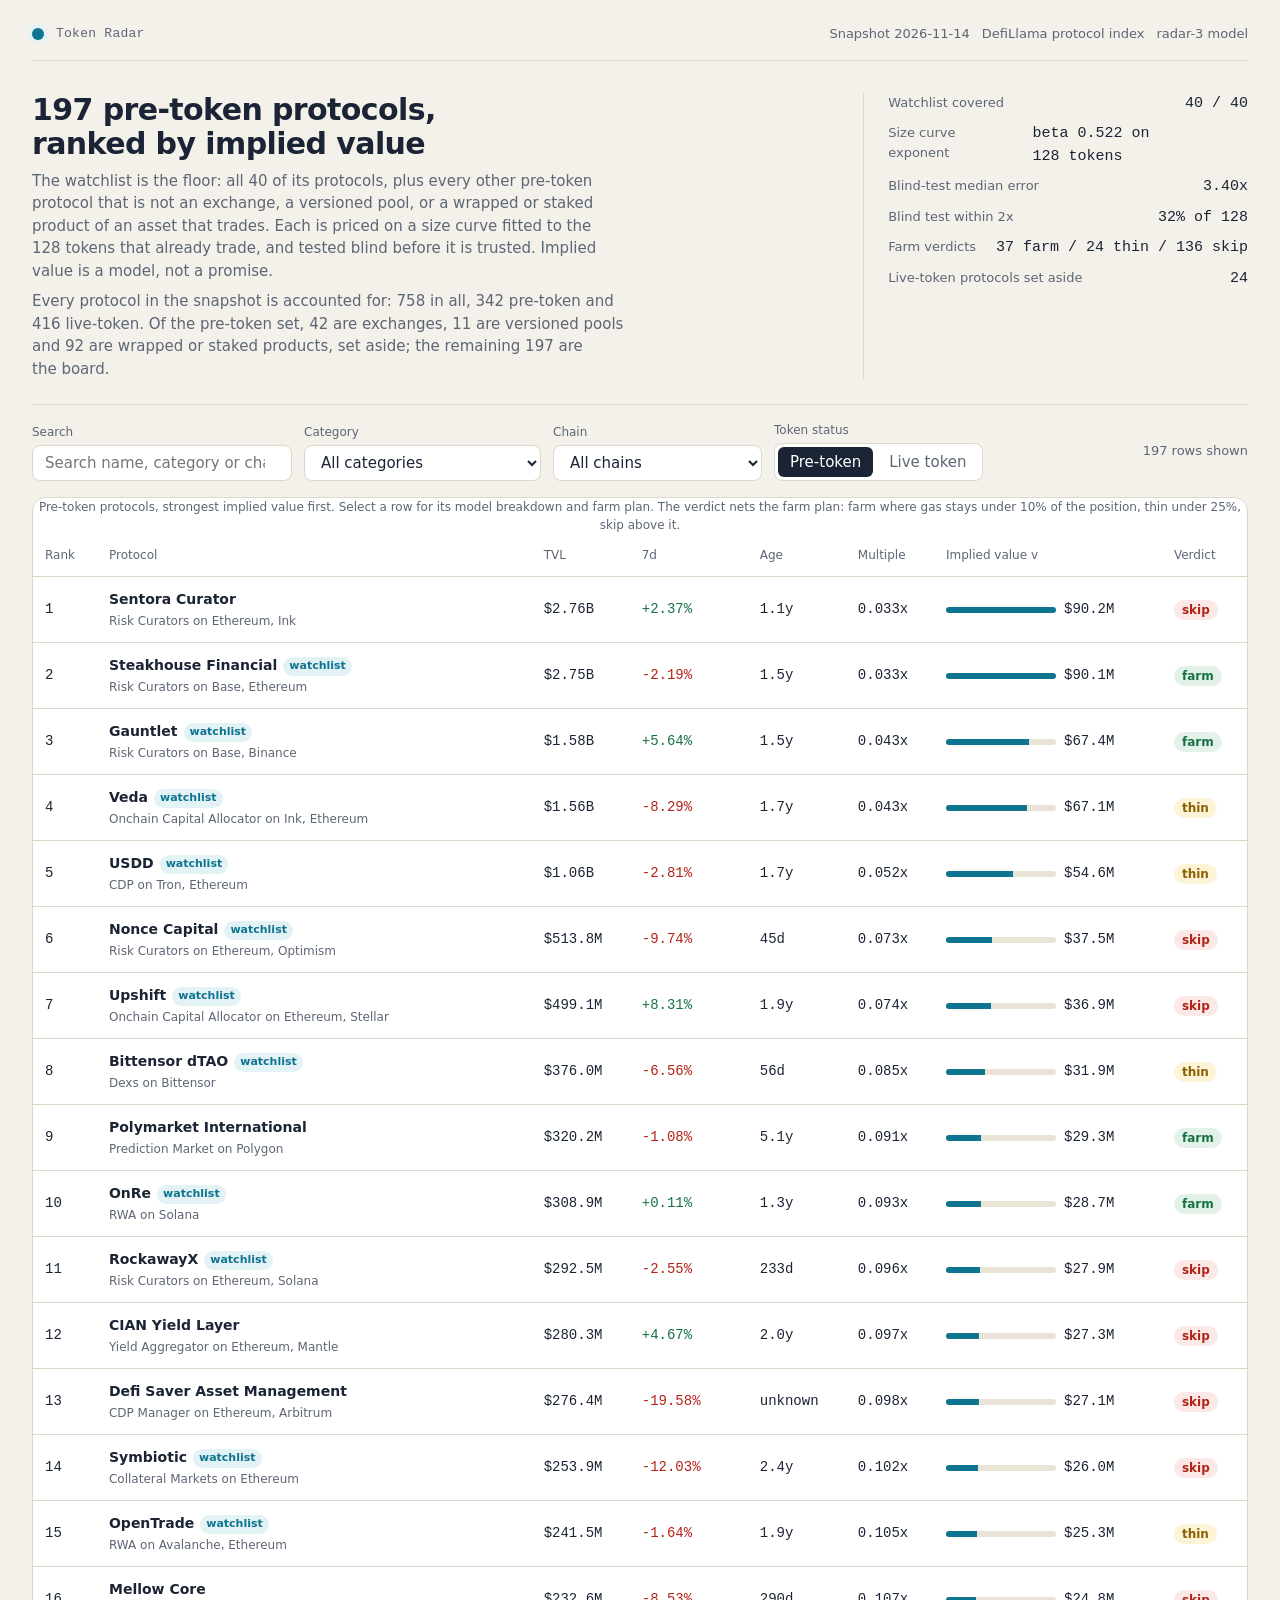
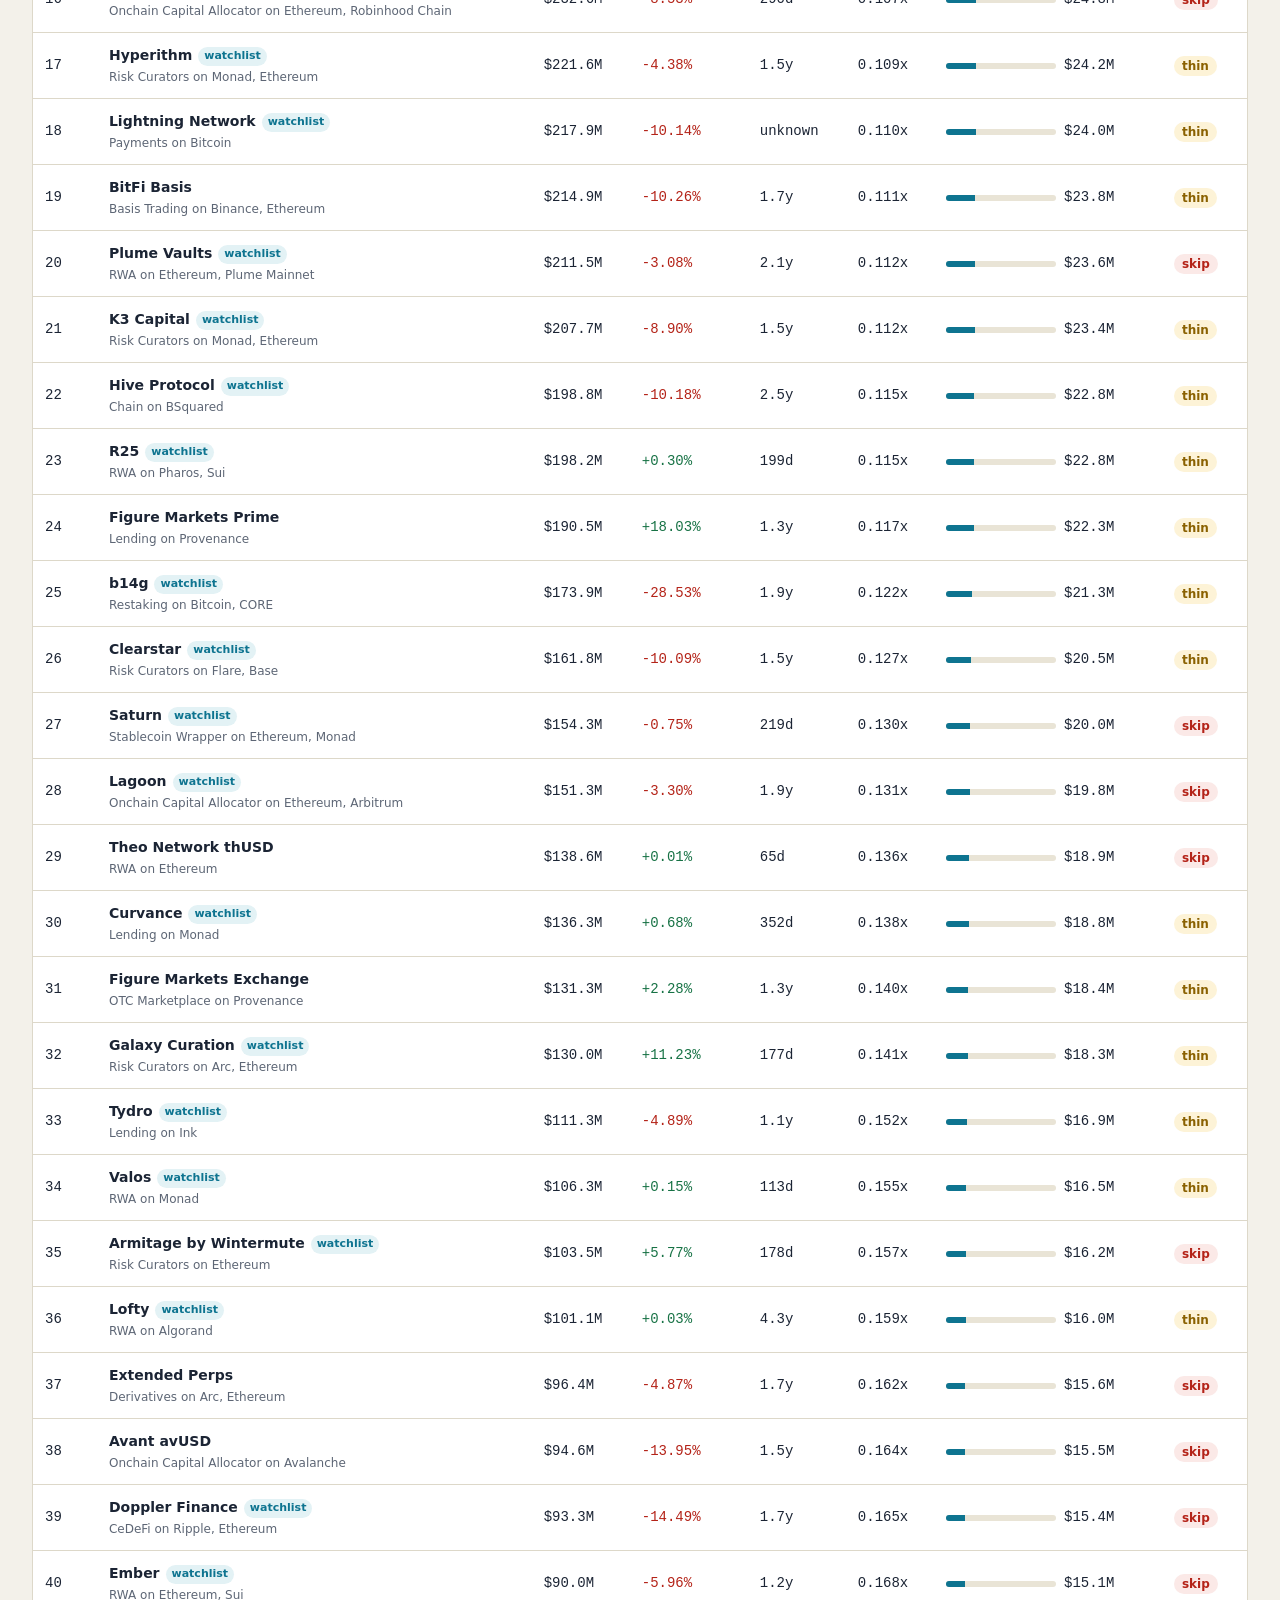
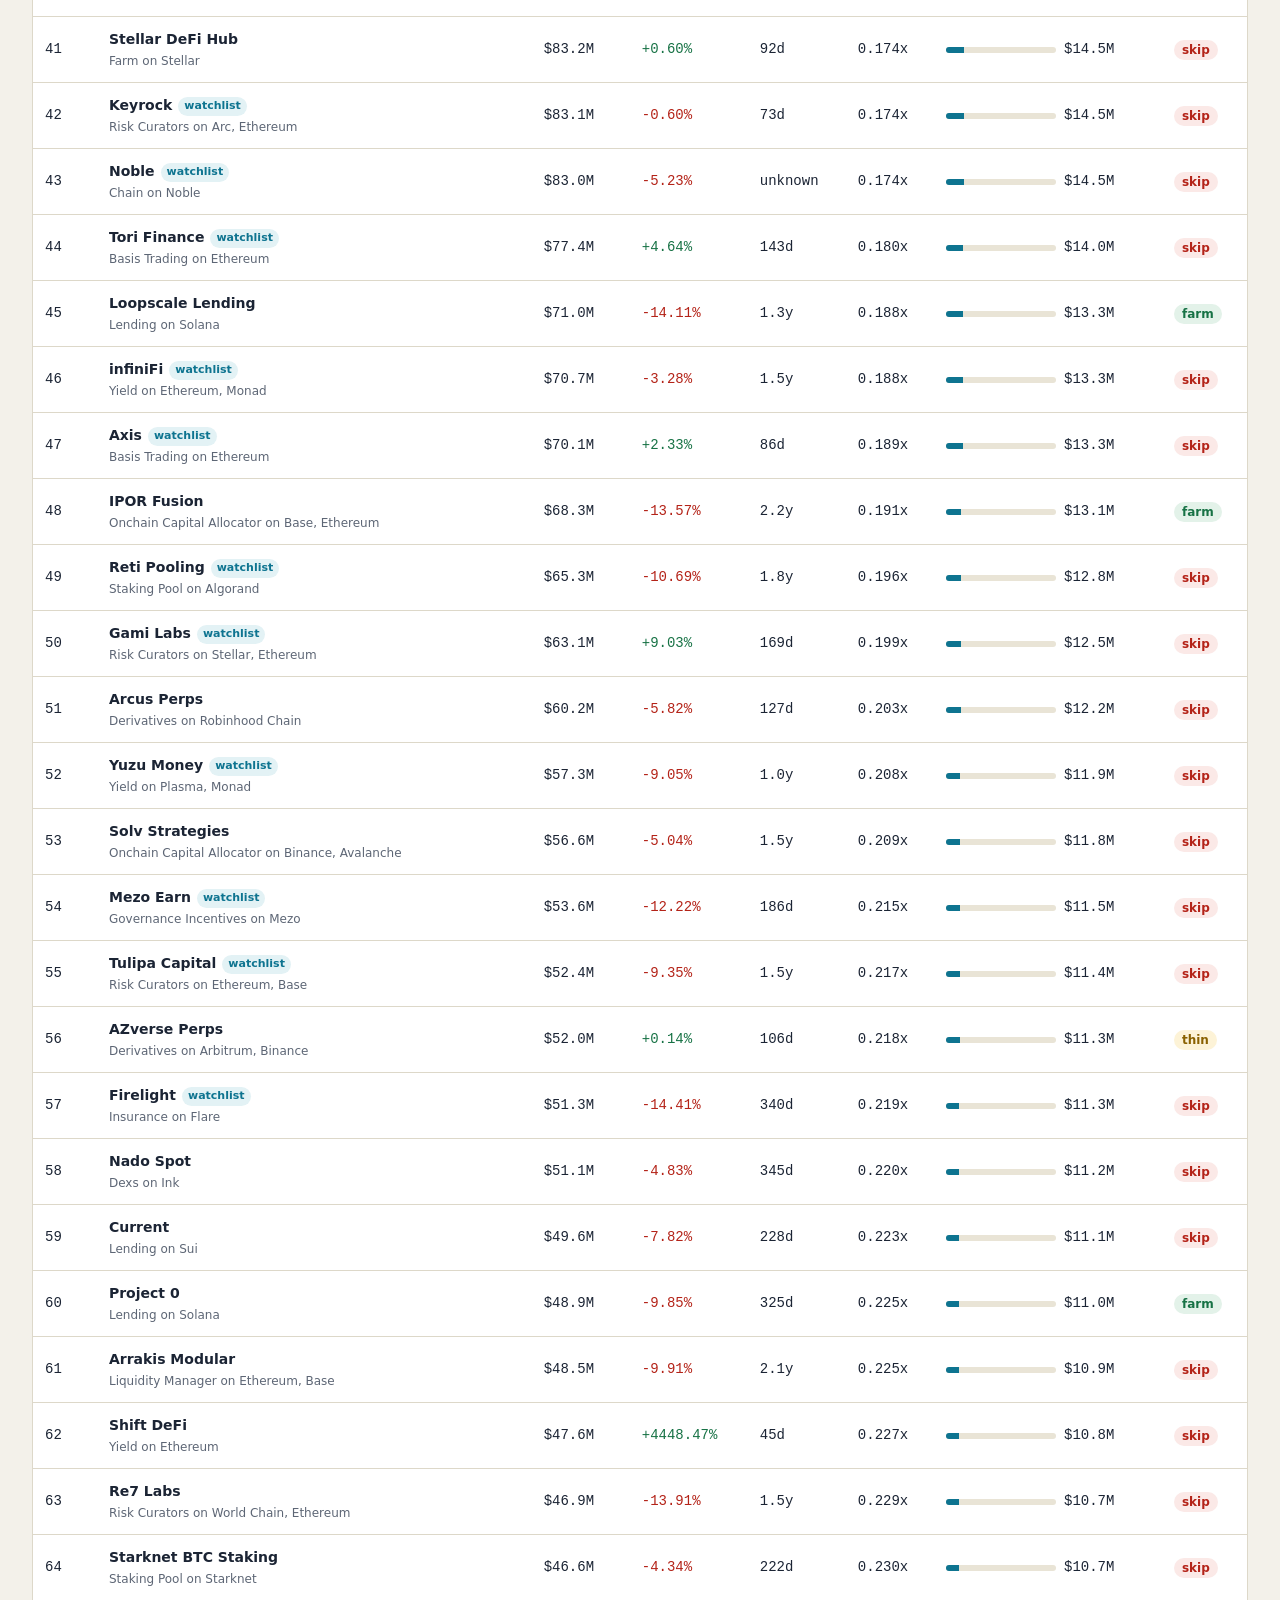
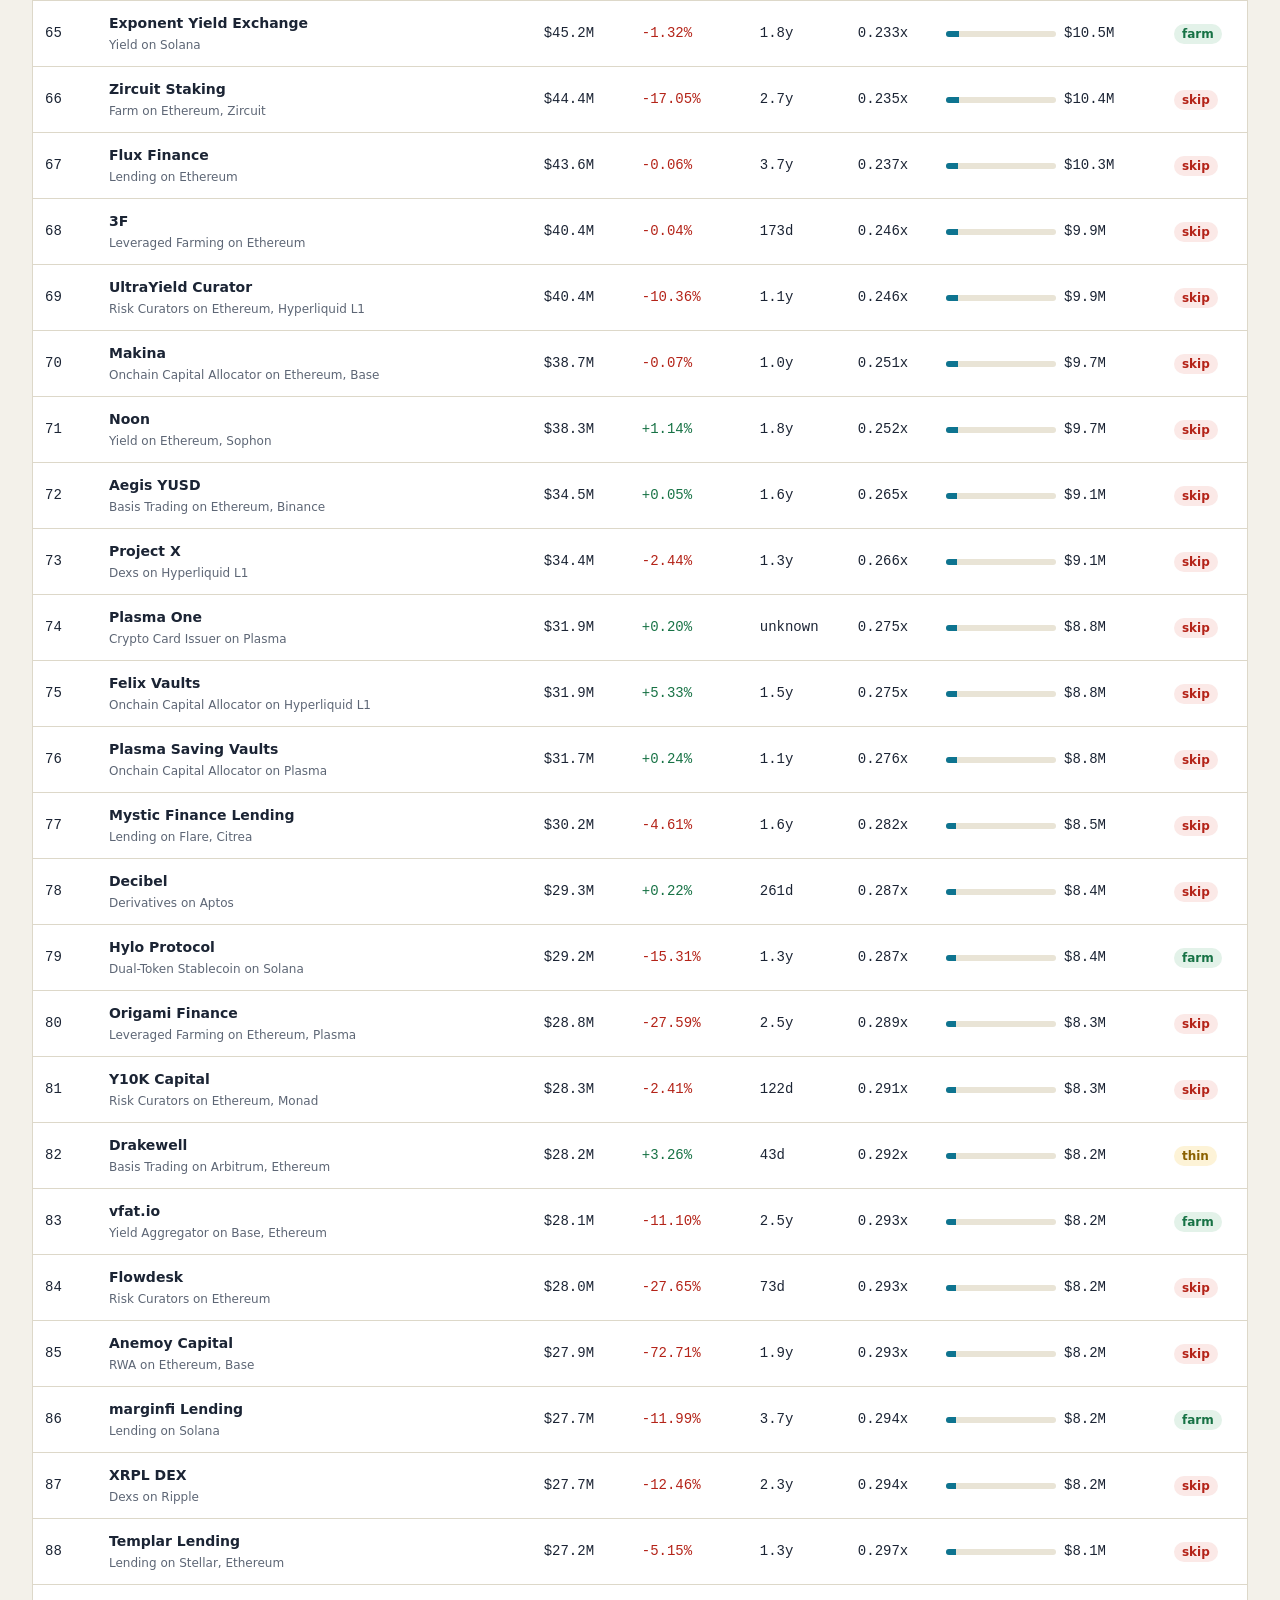
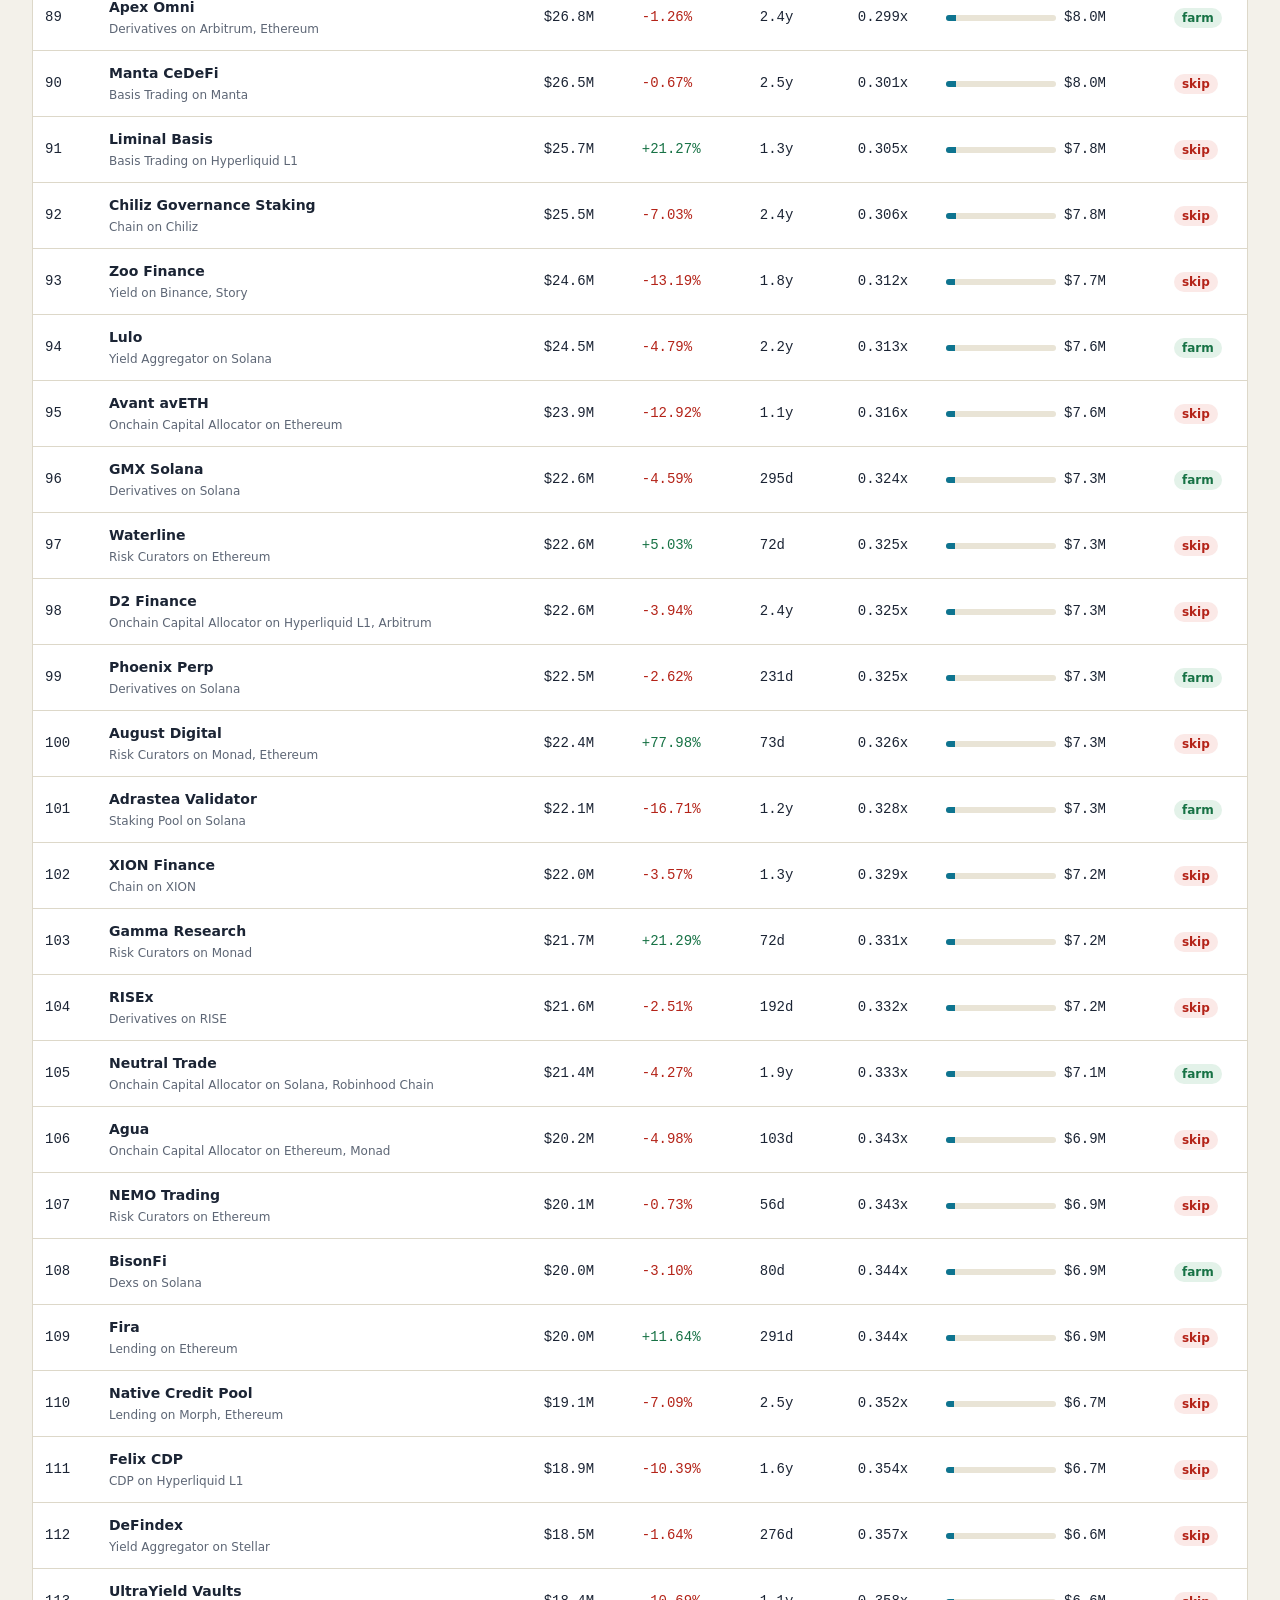
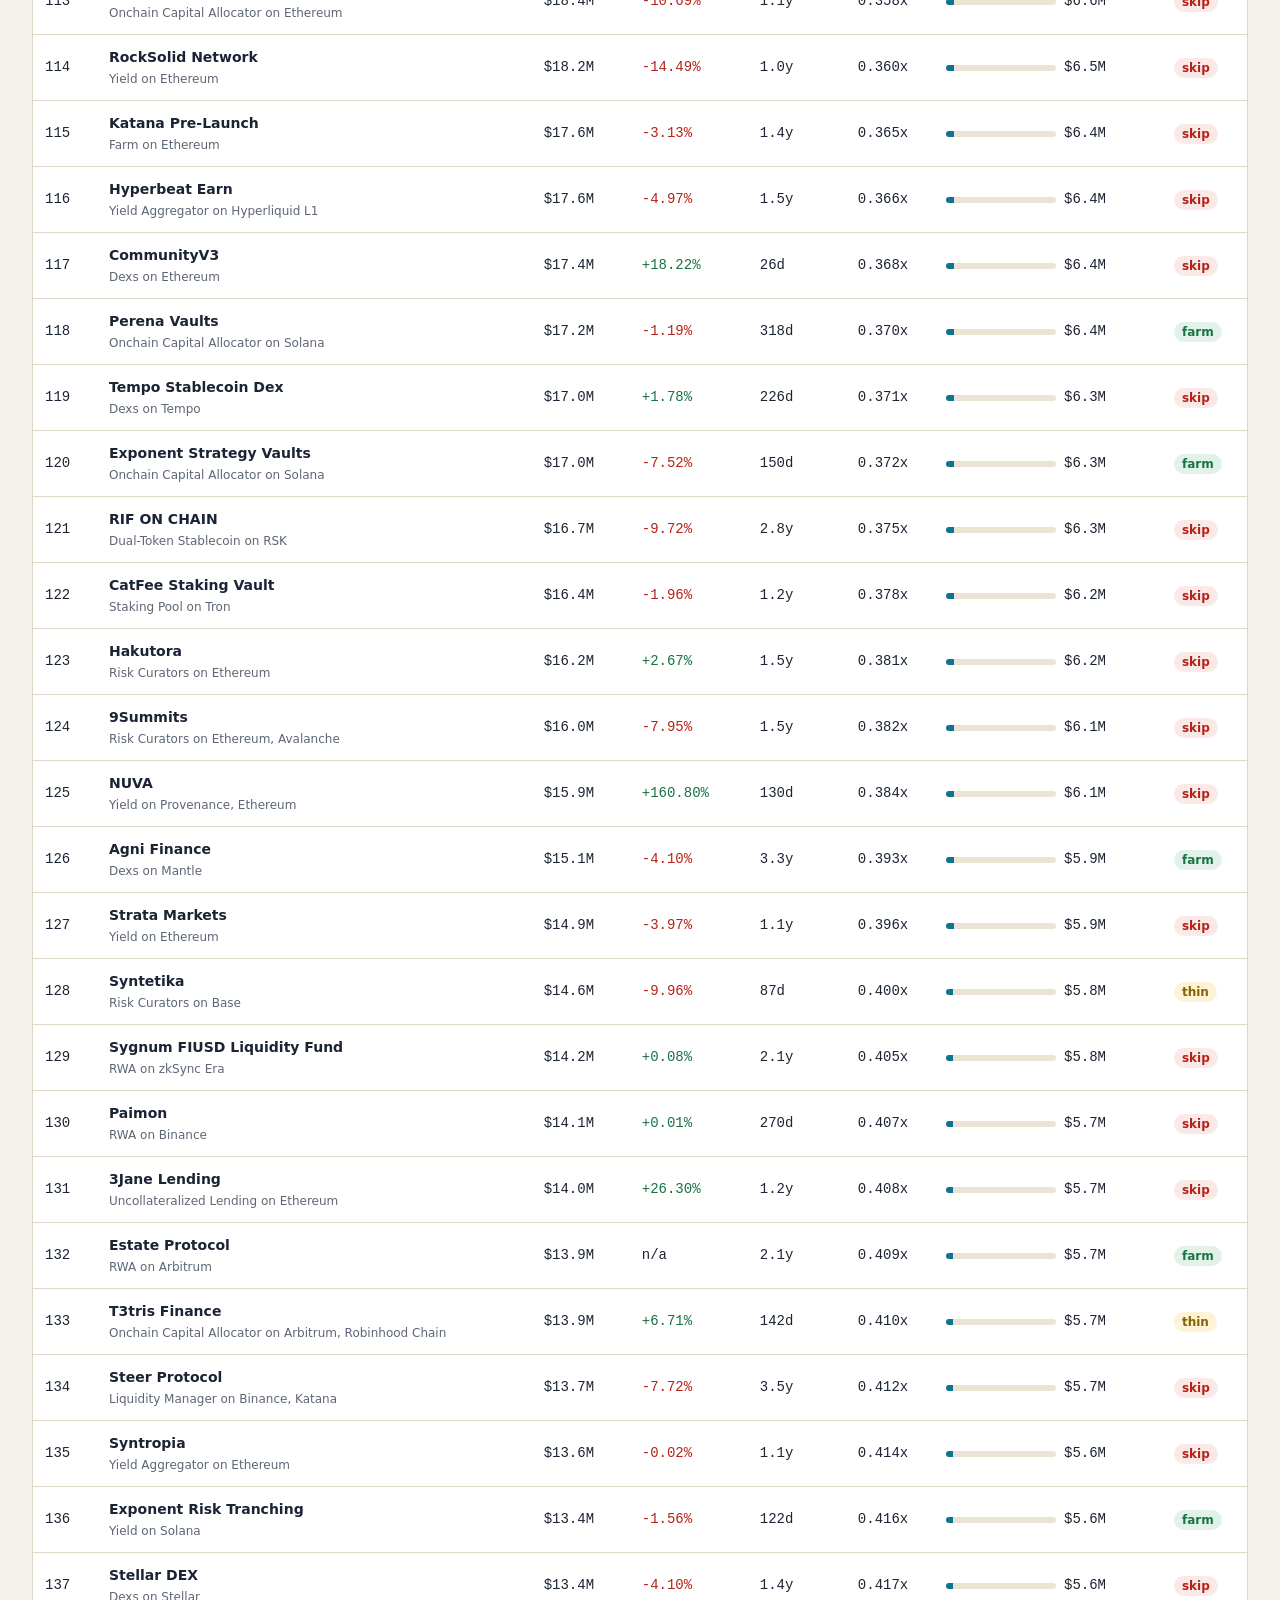
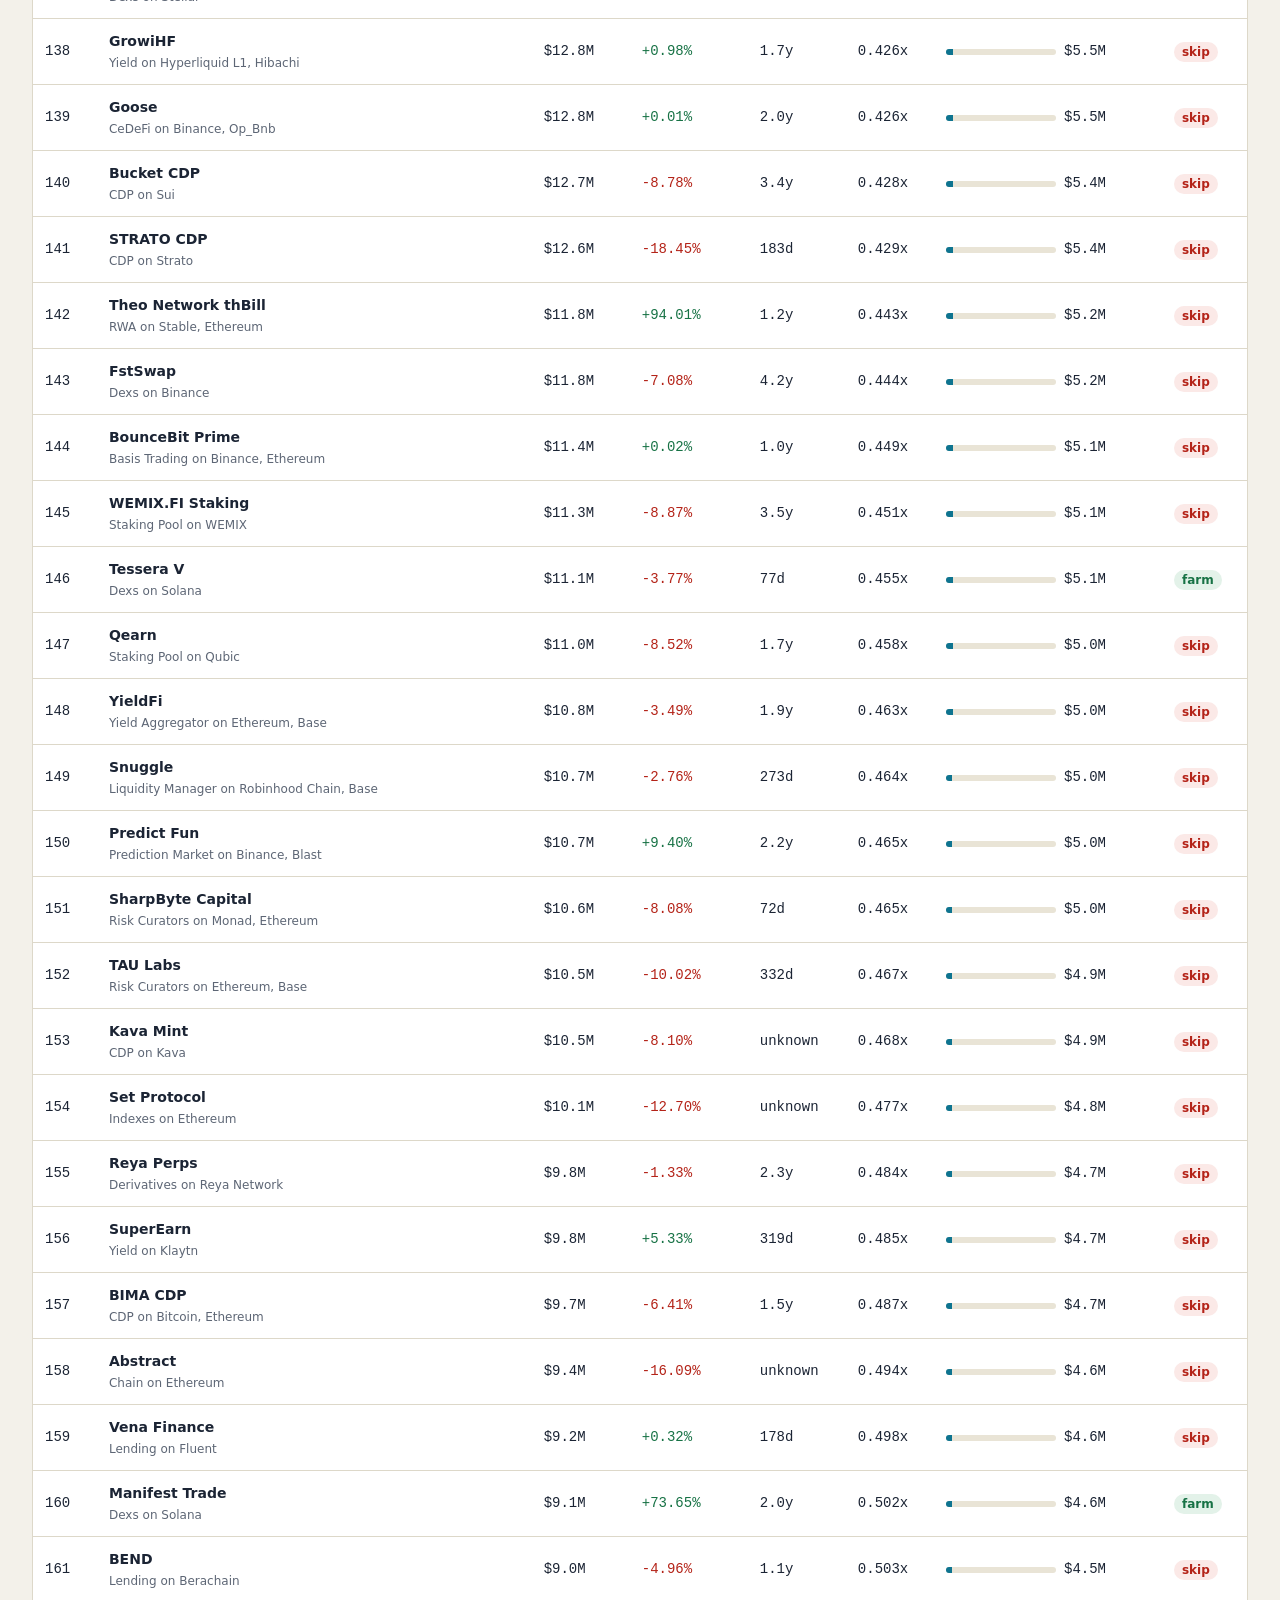
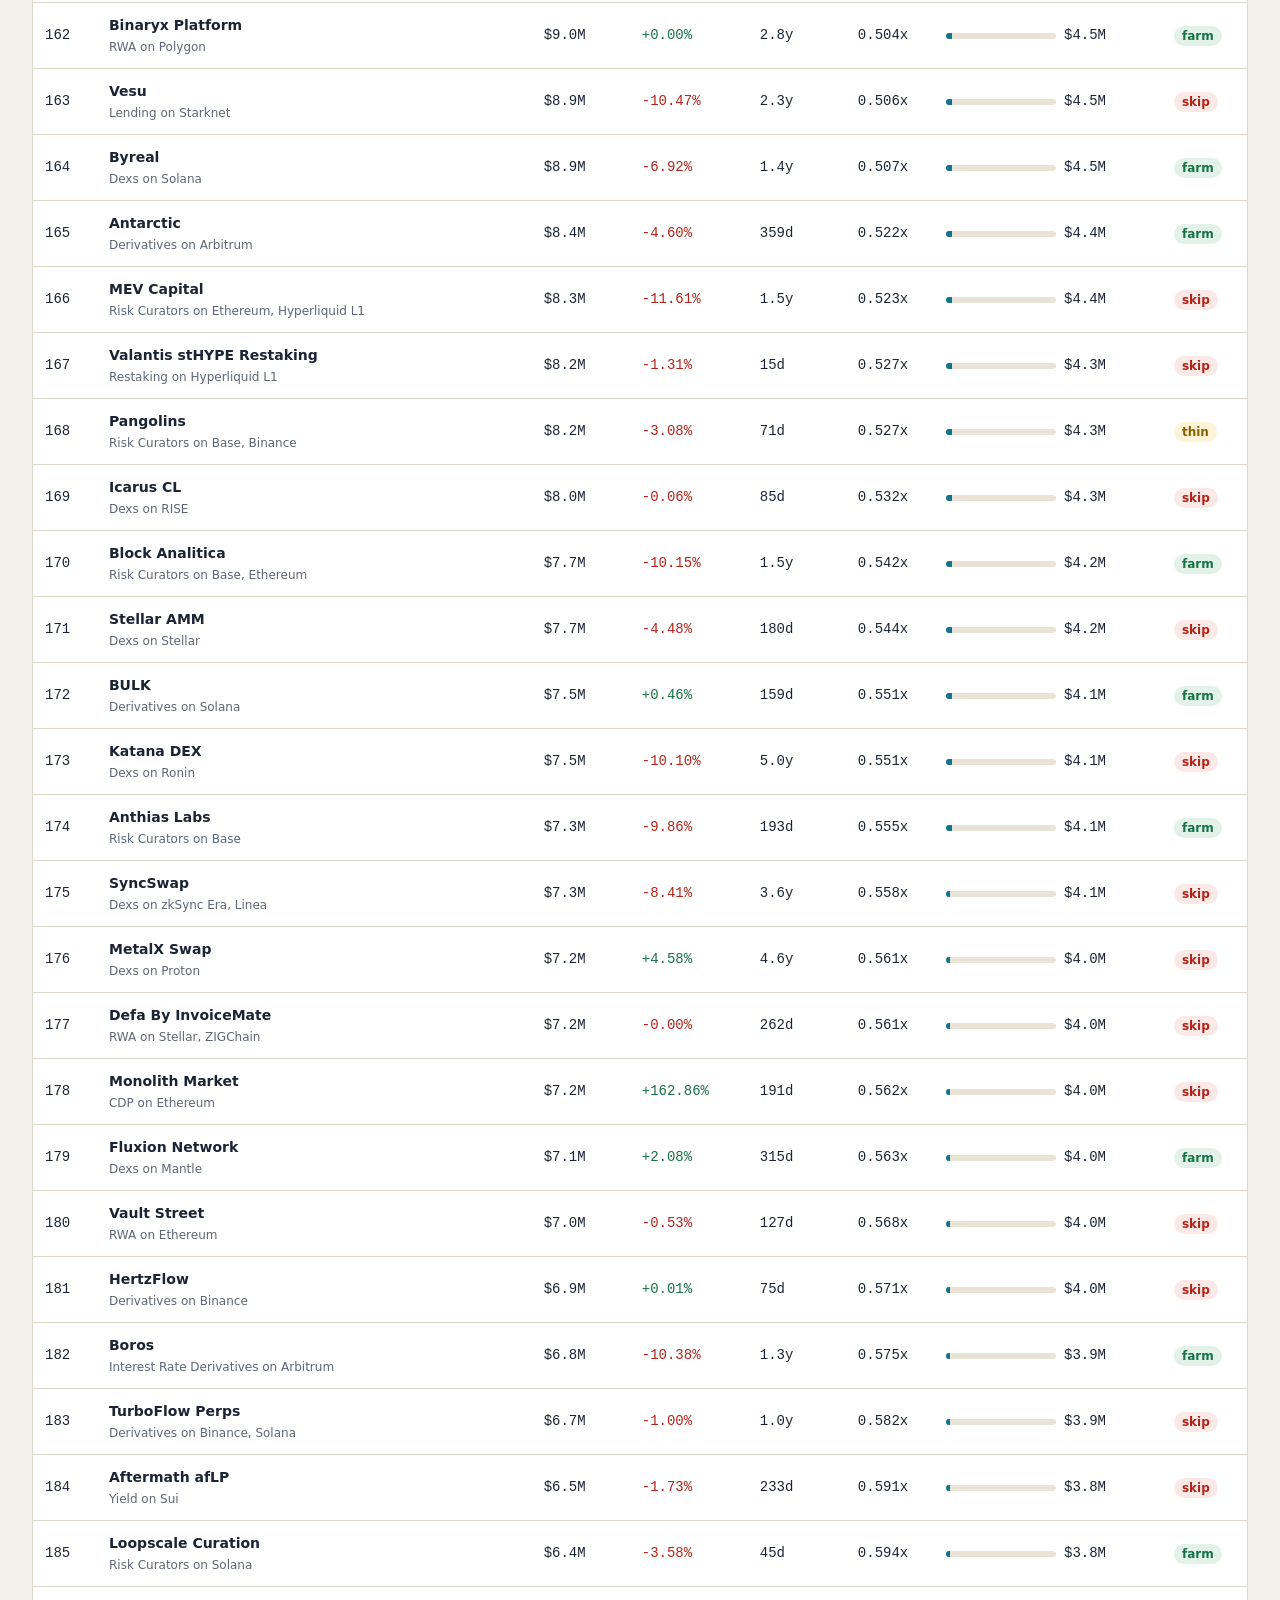
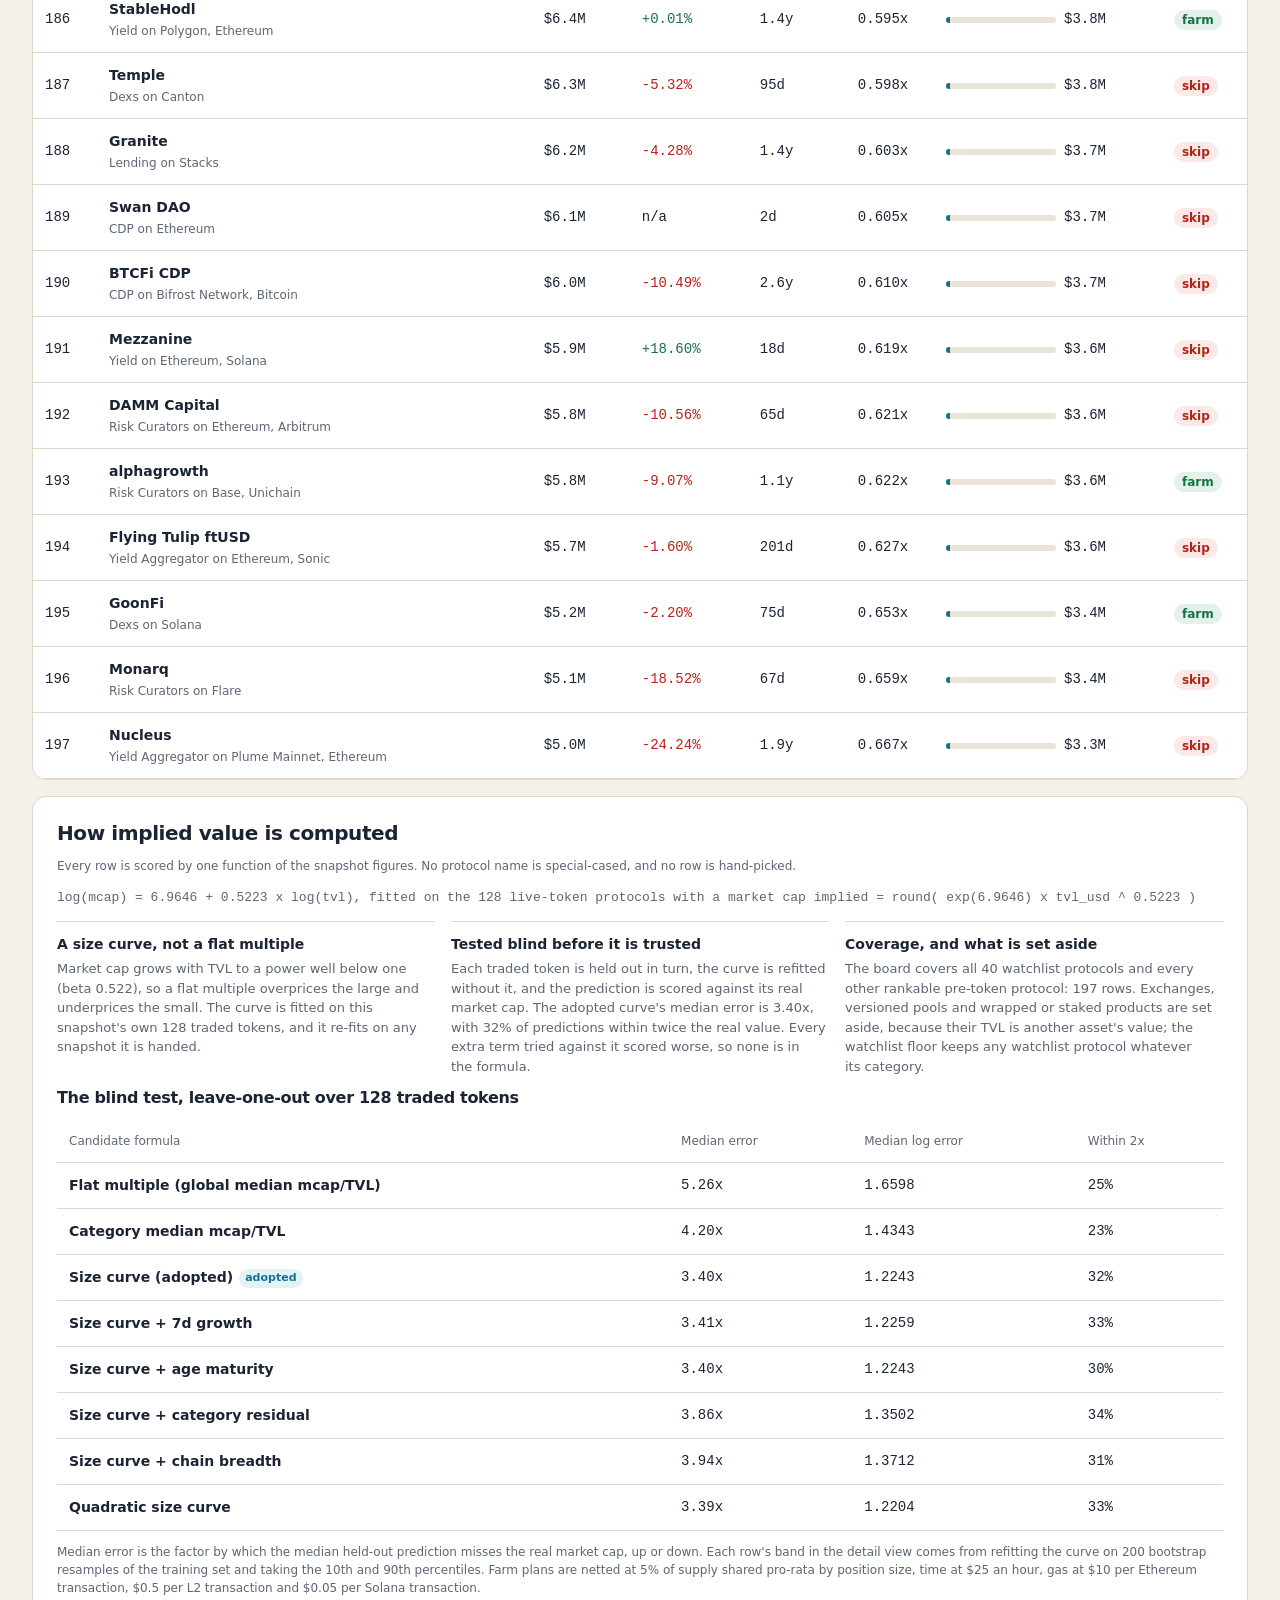
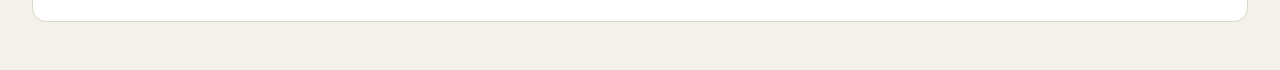
<file: dashboard/index.html>
<!doctype html>
<html lang="en">
<head>
<meta charset="utf-8">
<meta name="viewport" content="width=device-width, initial-scale=1">
<meta name="color-scheme" content="light">
<meta name="description" content="Token Radar: pre-token protocols ranked by implied value, priced on a size curve fitted to the tokens that already trade and tested blind, with a netted farm plan for each.">
<title>Token Radar: pre-token protocols ranked by implied value</title>
<link rel="stylesheet" href="app.css">
</head>
<body>
<a class="skip" href="#board">Skip to the board</a>
<main id="board" tabindex="-1" aria-busy="true"></main>
<noscript><p class="noscript">Token Radar needs JavaScript: the board is rendered from the snapshot data beside this page, with no network.</p></noscript>
<script src="../data.js"></script>
<script src="app.js"></script>
</body>
</html>
</file>
<file: dashboard/app.css>
/* Token Radar's theme. One palette: warm paper, navy ink, a single teal accent.
   Two radii, two families, and a spacing scale are the whole style; everything else is
   a hairline and a type step. */
:root {
  --canvas: #f3f1ea;
  --surface: #ffffff;
  --surface-warm: #faf8f2;
  --ink: #1b2434;
  --muted: #5d6675;
  --border: #ddd8c9;
  --accent: #0e7490;
  --accent-soft: #e3f2f5;
  --negative: #b42318;
  --negative-soft: #fbe9e7;
  --positive: #177245;
  --positive-soft: #e3f2e9;
  --amber: #8a6100;
  --amber-soft: #fdf3d7;
  --radius-control: 8px;
  --radius-panel: 14px;
  --font-body: system-ui, -apple-system, "Segoe UI", sans-serif;
  --font-num: ui-monospace, "SF Mono", Menlo, monospace;
  --step-1: 4px;
  --step-2: 8px;
  --step-3: 12px;
  --step-4: 16px;
  --step-5: 24px;
  --step-6: 32px;
  --step-7: 48px;
}

* { box-sizing: border-box; }
html { color-scheme: light; }
body {
  margin: 0;
  background: var(--canvas);
  color: var(--ink);
  font: 400 15px/1.5 var(--font-body);
  text-wrap: pretty;
}
h1, h2, h3 { margin: 0; letter-spacing: -0.02em; text-wrap: balance; }
h1 { font-size: 30px; line-height: 1.15; font-weight: 650; }
h2 { font-size: 20px; line-height: 1.2; font-weight: 650; }
h3 { font-size: 16px; line-height: 1.25; font-weight: 650; }
p { margin: 0; }
button, input, select { font: inherit; color: inherit; }
button { cursor: pointer; }
a { color: var(--accent); }
/* Scoped to the anchor: a bare .skip would also catch the verdict badge for a skip row. */
a.skip {
  position: absolute; left: -9999px; top: 0; padding: var(--step-2) var(--step-4);
  background: var(--surface); border: 1px solid var(--border); z-index: 20;
}
a.skip:focus { left: var(--step-4); top: var(--step-4); }
:focus-visible { outline: 2px solid var(--accent); outline-offset: 2px; }
.noscript { max-width: 720px; margin: var(--step-6) auto; padding: var(--step-4); text-align: center; color: var(--muted); }

.shell { max-width: 1320px; margin: 0 auto; padding: var(--step-5) var(--step-6) var(--step-7); }
.top {
  display: flex; align-items: flex-start; justify-content: space-between; gap: var(--step-5);
  padding-bottom: var(--step-4); border-bottom: 1px solid var(--border);
}
.brand { display: flex; align-items: center; gap: var(--step-3); }
.mark { width: 12px; height: 12px; border-radius: 50%; background: var(--accent); flex: none; box-shadow: 0 0 0 4px var(--accent-soft); }
.brand-name { font-family: var(--font-num); font-size: 13px; letter-spacing: 0.02em; color: var(--muted); }
.top-meta { display: flex; flex-wrap: wrap; gap: var(--step-3); justify-content: flex-end; color: var(--muted); font-size: 13px; }
.top-meta span { white-space: nowrap; }
.lede { display: grid; grid-template-columns: minmax(0, 1.35fr) minmax(280px, 0.65fr); gap: var(--step-6); padding: var(--step-6) 0 var(--step-5); }
.lede p { color: var(--muted); max-width: 62ch; margin-top: var(--step-2); }
.facts { display: grid; gap: var(--step-2); align-content: start; border-left: 1px solid var(--border); padding-left: var(--step-5); }
.fact { display: flex; align-items: baseline; justify-content: space-between; gap: var(--step-3); }
.fact b { font-family: var(--font-num); font-size: 15px; font-weight: 500; }
.fact span { color: var(--muted); font-size: 13px; }

.controls { display: flex; flex-wrap: wrap; align-items: end; gap: var(--step-3); padding: var(--step-4) 0; border-top: 1px solid var(--border); }
.field { display: grid; gap: var(--step-1); }
.field label { color: var(--muted); font-size: 12px; }
.field input, .field select {
  min-height: 36px; padding: 0 var(--step-3); border: 1px solid var(--border); border-radius: var(--radius-control);
  background: var(--surface); min-width: 160px;
}
.field input { min-width: 260px; }
.tabs { display: flex; gap: var(--step-1); padding: 3px; border: 1px solid var(--border); border-radius: var(--radius-control); background: var(--surface); }
.tabs button { min-height: 30px; padding: 0 var(--step-3); border: 0; border-radius: 6px; background: transparent; color: var(--muted); }
.tabs button[aria-pressed="true"] { background: var(--ink); color: var(--surface); }
.count { margin-left: auto; color: var(--muted); font-size: 13px; align-self: center; }

.panel { background: var(--surface); border: 1px solid var(--border); border-radius: var(--radius-panel); overflow: hidden; }
.table-wrap { overflow-x: auto; }
table { width: 100%; border-collapse: collapse; font-size: 14px; }
th, td { padding: var(--step-3) var(--step-3); border-bottom: 1px solid var(--border); text-align: left; vertical-align: middle; }
th { color: var(--muted); font-size: 12px; font-weight: 500; white-space: nowrap; position: sticky; top: 0; background: var(--surface); z-index: 1; }
th button { display: inline-flex; align-items: center; gap: var(--step-1); border: 0; background: none; padding: 0; color: inherit; font: inherit; }
th button:hover { color: var(--ink); }
tbody tr { cursor: pointer; }
tbody tr:hover { background: var(--surface-warm); }
tbody tr[data-selected="true"] { background: var(--accent-soft); }
.num { font-family: var(--font-num); font-variant-numeric: tabular-nums; white-space: nowrap; }
.name { display: grid; gap: 2px; }
.name b { font-weight: 600; }
.sub { color: var(--muted); font-size: 12px; }
.pos { color: var(--positive); }
.neg { color: var(--negative); }
.bar { width: 110px; height: 6px; border-radius: 3px; background: #e9e4d6; overflow: hidden; }
.bar i { display: block; height: 100%; background: var(--accent); }
.implied { display: flex; align-items: center; gap: var(--step-2); }
.status { display: inline-flex; align-items: center; gap: 6px; color: var(--muted); font-size: 12px; white-space: nowrap; }
.status::before { content: ""; width: 6px; height: 6px; border-radius: 50%; background: var(--accent); }
.status.live::before { background: var(--positive); }
.watch { display: inline-block; margin-left: 6px; padding: 1px 6px; border-radius: 999px; background: var(--accent-soft); color: var(--accent); font-size: 11px; font-weight: 600; vertical-align: 1px; white-space: nowrap; }
.verdict { display: inline-block; padding: 1px 8px; border-radius: 999px; font-size: 12px; font-weight: 600; white-space: nowrap; }
.verdict.farm { background: var(--positive-soft); color: var(--positive); }
.verdict.thin { background: var(--amber-soft); color: var(--amber); }
.verdict.skip { background: var(--negative-soft); color: var(--negative); }
.net-line { display: flex; align-items: baseline; gap: var(--step-2); margin-bottom: var(--step-3); flex-wrap: wrap; }
.ablation td { vertical-align: middle; }
.ablation tbody tr { cursor: default; }
.ablation tbody tr:hover { background: transparent; }

.model { margin-top: var(--step-4); padding: var(--step-5); display: grid; gap: var(--step-3); }
.formula { font-family: var(--font-num); font-size: 13px; line-height: 1.7; color: var(--muted); overflow-wrap: anywhere; }
.model-grid { display: grid; grid-template-columns: repeat(3, minmax(0, 1fr)); gap: var(--step-4); }
.model-cell { border-top: 1px solid var(--border); padding-top: var(--step-3); display: grid; gap: var(--step-1); align-content: start; }
.model-cell b { font-size: 14px; }
.model-cell span { color: var(--muted); font-size: 13px; line-height: 1.5; }
.empty { padding: var(--step-7) var(--step-5); text-align: center; display: grid; gap: var(--step-3); justify-items: center; }
.empty p { color: var(--muted); }
.button { min-height: 36px; padding: 0 var(--step-4); border: 1px solid var(--border); border-radius: var(--radius-control); background: var(--surface); }
.button.primary { background: var(--accent); border-color: var(--accent); color: var(--surface); }

.detail {
  position: fixed; top: 0; right: 0; bottom: 0; width: min(560px, 92vw); z-index: 10;
  background: var(--surface); border-left: 1px solid var(--border); padding: var(--step-5);
  overflow-y: auto; margin: 0 0 0 auto; max-height: 100%;
}
.detail::backdrop { background: rgba(27, 36, 52, 0.32); }
.detail-head { display: flex; align-items: start; justify-content: space-between; gap: var(--step-4); }
.detail-head > div { min-width: 0; }
.detail-head .sub { overflow-wrap: anywhere; }
.close { flex: none; min-width: 32px; min-height: 32px; padding: 0 var(--step-2); white-space: nowrap; border: 1px solid var(--border); border-radius: var(--radius-control); background: var(--surface); }
.detail h2 { margin-top: var(--step-1); }
.detail .sub { margin-top: var(--step-1); }
.detail-section { margin-top: var(--step-5); padding-top: var(--step-4); border-top: 1px solid var(--border); }
.detail-section h3 { margin-bottom: var(--step-2); }
.equation { display: grid; gap: var(--step-2); font-family: var(--font-num); font-size: 13px; }
.equation div { display: flex; justify-content: space-between; gap: var(--step-3); }
.equation span { color: var(--muted); }
.equation .total { border-top: 1px solid var(--border); padding-top: var(--step-2); }
.equation .total b { font-size: 15px; }
.steps { margin: 0; padding-left: var(--step-5); display: grid; gap: var(--step-3); }
.steps li { padding-left: var(--step-1); }
.steps b { display: block; font-weight: 500; }
.cost { color: var(--muted); font-size: 12px; font-family: var(--font-num); }

@media (max-width: 900px) {
  .shell { padding: var(--step-4); }
  .lede { grid-template-columns: 1fr; gap: var(--step-4); }
  .facts { border-left: 0; border-top: 1px solid var(--border); padding-left: 0; padding-top: var(--step-4); }
  .field input { min-width: 0; width: 100%; }
  .model-grid { grid-template-columns: 1fr; }
}
@media (prefers-reduced-motion: reduce) {
  *, *::before, *::after { transition-duration: 0.01ms !important; animation-duration: 0.01ms !important; animation-iteration-count: 1 !important; }
}
</file>
